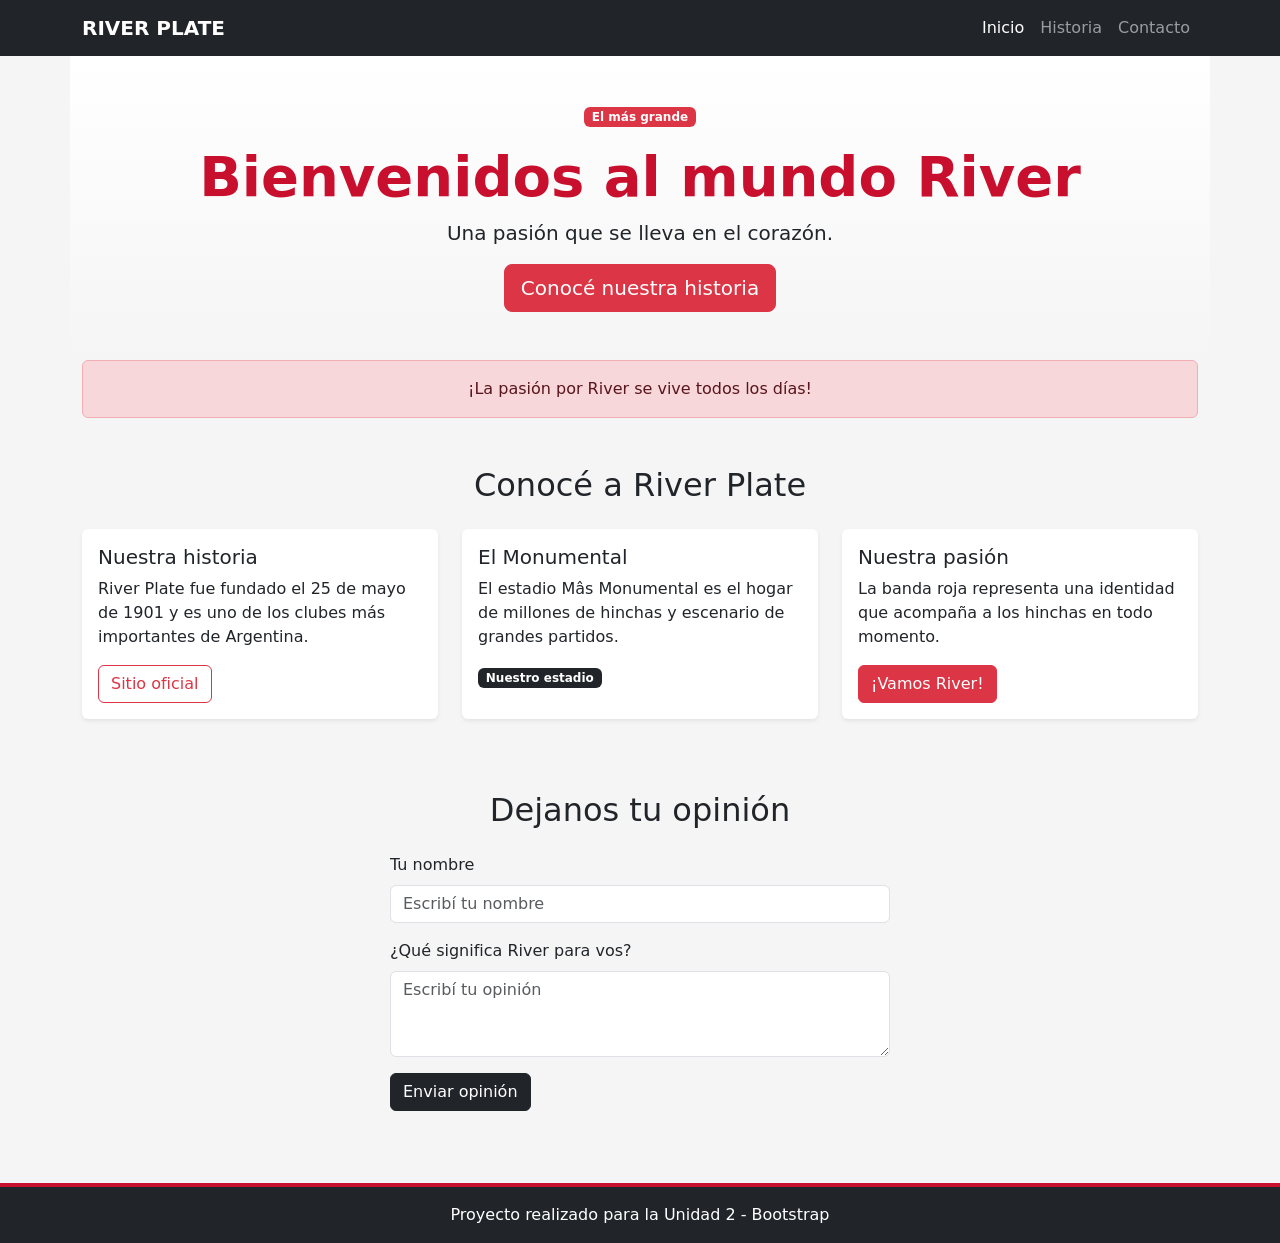
<file: Modulo 2/Clase2m2/index.html>
<!DOCTYPE html>
<html lang="es">
<head>
    <meta charset="UTF-8">
    <meta name="viewport" content="width=device-width, initial-scale=1.0">
    <title>River Plate | Mi página Bootstrap</title>

    <!-- Bootstrap CSS -->
    <link href="https://cdn.jsdelivr.net/npm/bootstrap@5.3.3/dist/css/bootstrap.min.css" rel="stylesheet">

    <!-- Mi CSS -->
    <link rel="stylesheet" href="style.css">
</head>
<body>

    <!-- Barra de navegación -->
    <nav class="navbar navbar-expand-lg navbar-dark bg-dark">
        <div class="container">
            <a class="navbar-brand fw-bold" href="#">RIVER PLATE</a>
            <button class="navbar-toggler" type="button" data-bs-toggle="collapse" data-bs-target="#menu">
                <span class="navbar-toggler-icon"></span>
            </button>

            <div class="collapse navbar-collapse" id="menu">
                <ul class="navbar-nav ms-auto">
                    <li class="nav-item">
                        <a class="nav-link active" href="#inicio">Inicio</a>
                    </li>
                    <li class="nav-item">
                        <a class="nav-link" href="#historia">Historia</a>
                    </li>
                    <li class="nav-item">
                        <a class="nav-link" href="#contacto">Contacto</a>
                    </li>
                </ul>
            </div>
        </div>
    </nav>

    <!-- Presentación -->
    <header id="inicio" class="container text-center py-5">
        <span class="badge text-bg-danger mb-3">El más grande</span>
        <h1 class="display-4 fw-bold">Bienvenidos al mundo River</h1>
        <p class="lead">Una pasión que se lleva en el corazón.</p>
        <a href="#historia" class="btn btn-danger btn-lg">Conocé nuestra historia</a>
    </header>

    <!-- Mensaje destacado -->
    <div class="container mb-4">
        <div class="alert alert-danger text-center" role="alert">
            ¡La pasión por River se vive todos los días!
        </div>
    </div>

    <!-- Tarjetas -->
    <main id="historia" class="container py-4">
        <h2 class="text-center mb-4">Conocé a River Plate</h2>

        <div class="row g-4">
            <div class="col-md-4">
                <div class="card h-100 shadow-sm">
                    <div class="card-body">
                        <h5 class="card-title">Nuestra historia</h5>
                        <p class="card-text">
                            River Plate fue fundado el 25 de mayo de 1901
                            y es uno de los clubes más importantes de Argentina.
                        </p>
                        <a href="https://www.cariverplate.com.ar/" class="btn btn-outline-danger" target="_blank" rel="noopener noreferrer">Sitio oficial</a>
                    </div>
                </div>
            </div>

            <div class="col-md-4">
                <div class="card h-100 shadow-sm">
                    <div class="card-body">
                        <h5 class="card-title">El Monumental</h5>
                        <p class="card-text">
                            El estadio Mâs Monumental es el hogar de millones
                            de hinchas y escenario de grandes partidos.
                        </p>
                        <span class="badge text-bg-dark">Nuestro estadio</span>
                    </div>
                </div>
            </div>

            <div class="col-md-4">
                <div class="card h-100 shadow-sm">
                    <div class="card-body">
                        <h5 class="card-title">Nuestra pasión</h5>
                        <p class="card-text">
                            La banda roja representa una identidad que
                            acompaña a los hinchas en todo momento.
                        </p>
                        <button class="btn btn-danger" type="button" data-bs-toggle="modal" data-bs-target="#modalRiver">
                            ¡Vamos River!
                        </button>
                    </div>
                </div>
            </div>
        </div>
    </main>

    <!-- Formulario -->
    <section id="contacto" class="container py-5">
        <h2 class="text-center mb-4">Dejanos tu opinión</h2>

        <form class="mx-auto" style="max-width: 500px;">
            <div class="mb-3">
                <label for="nombre" class="form-label">Tu nombre</label>
                <input type="text" class="form-control" id="nombre" placeholder="Escribí tu nombre">
            </div>

            <div class="mb-3">
                <label for="opinion" class="form-label">¿Qué significa River para vos?</label>
                <textarea class="form-control" id="opinion" rows="3" placeholder="Escribí tu opinión"></textarea>
            </div>

            <button type="button" class="btn btn-dark">Enviar opinión</button>
        </form>
    </section>

    <!-- Ventana modal -->
    <div class="modal fade" id="modalRiver" tabindex="-1" aria-labelledby="tituloModal" aria-hidden="true">
        <div class="modal-dialog modal-dialog-centered">
            <div class="modal-content">
                <div class="modal-header">
                    <h5 class="modal-title" id="tituloModal">¡Vamos River!</h5>
                    <button type="button" class="btn-close" data-bs-dismiss="modal" aria-label="Cerrar"></button>
                </div>
                <div class="modal-body">
                    Ser de River es una pasión que pasa de generación en generación.
                </div>
                <div class="modal-footer">
                    <button type="button" class="btn btn-danger" data-bs-dismiss="modal">Cerrar</button>
                </div>
            </div>
        </div>
    </div>

    <!-- Pie de página -->
    <footer class="bg-dark text-white text-center py-3 mt-4">
        <p class="mb-0">Proyecto realizado para la Unidad 2 - Bootstrap</p>
    </footer>

    <!-- Bootstrap JavaScript -->
    <script src="https://cdn.jsdelivr.net/npm/bootstrap@5.3.3/dist/js/bootstrap.bundle.min.js"></script>
</body>
</html>
</file>
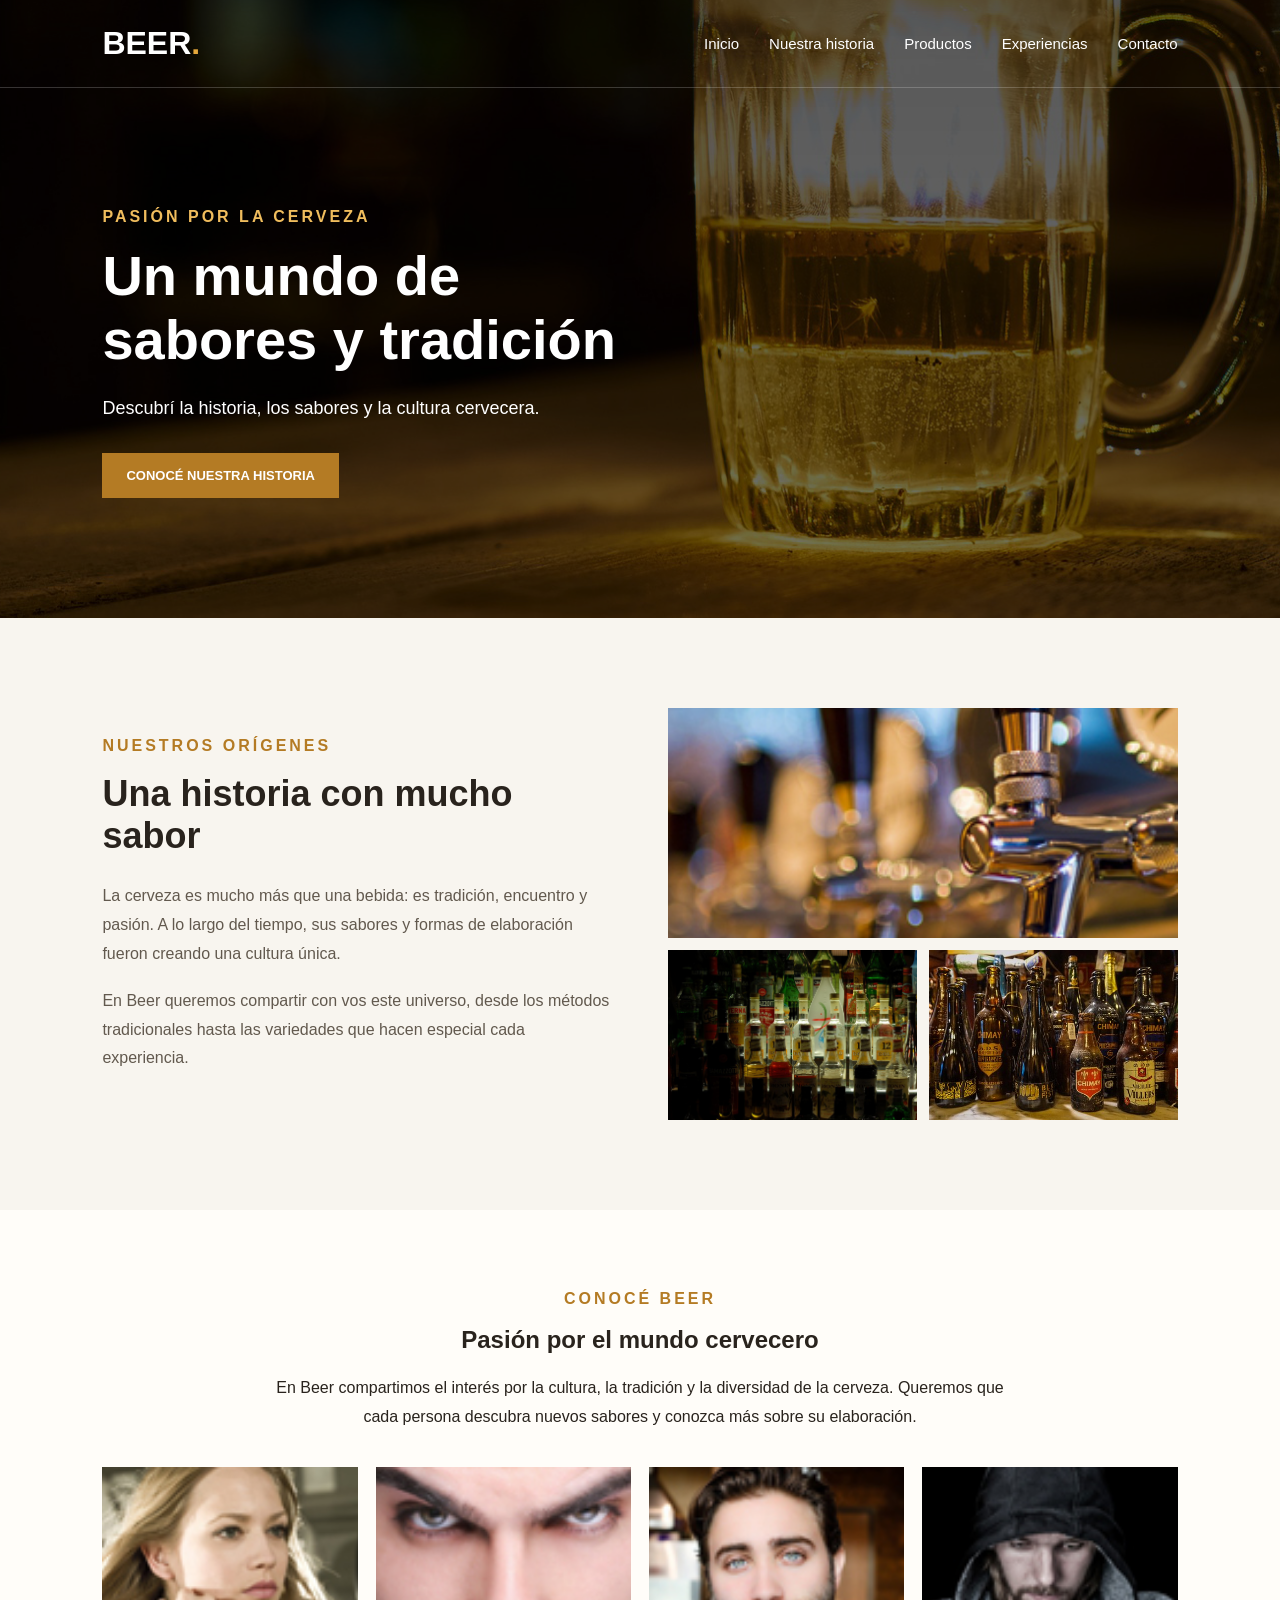
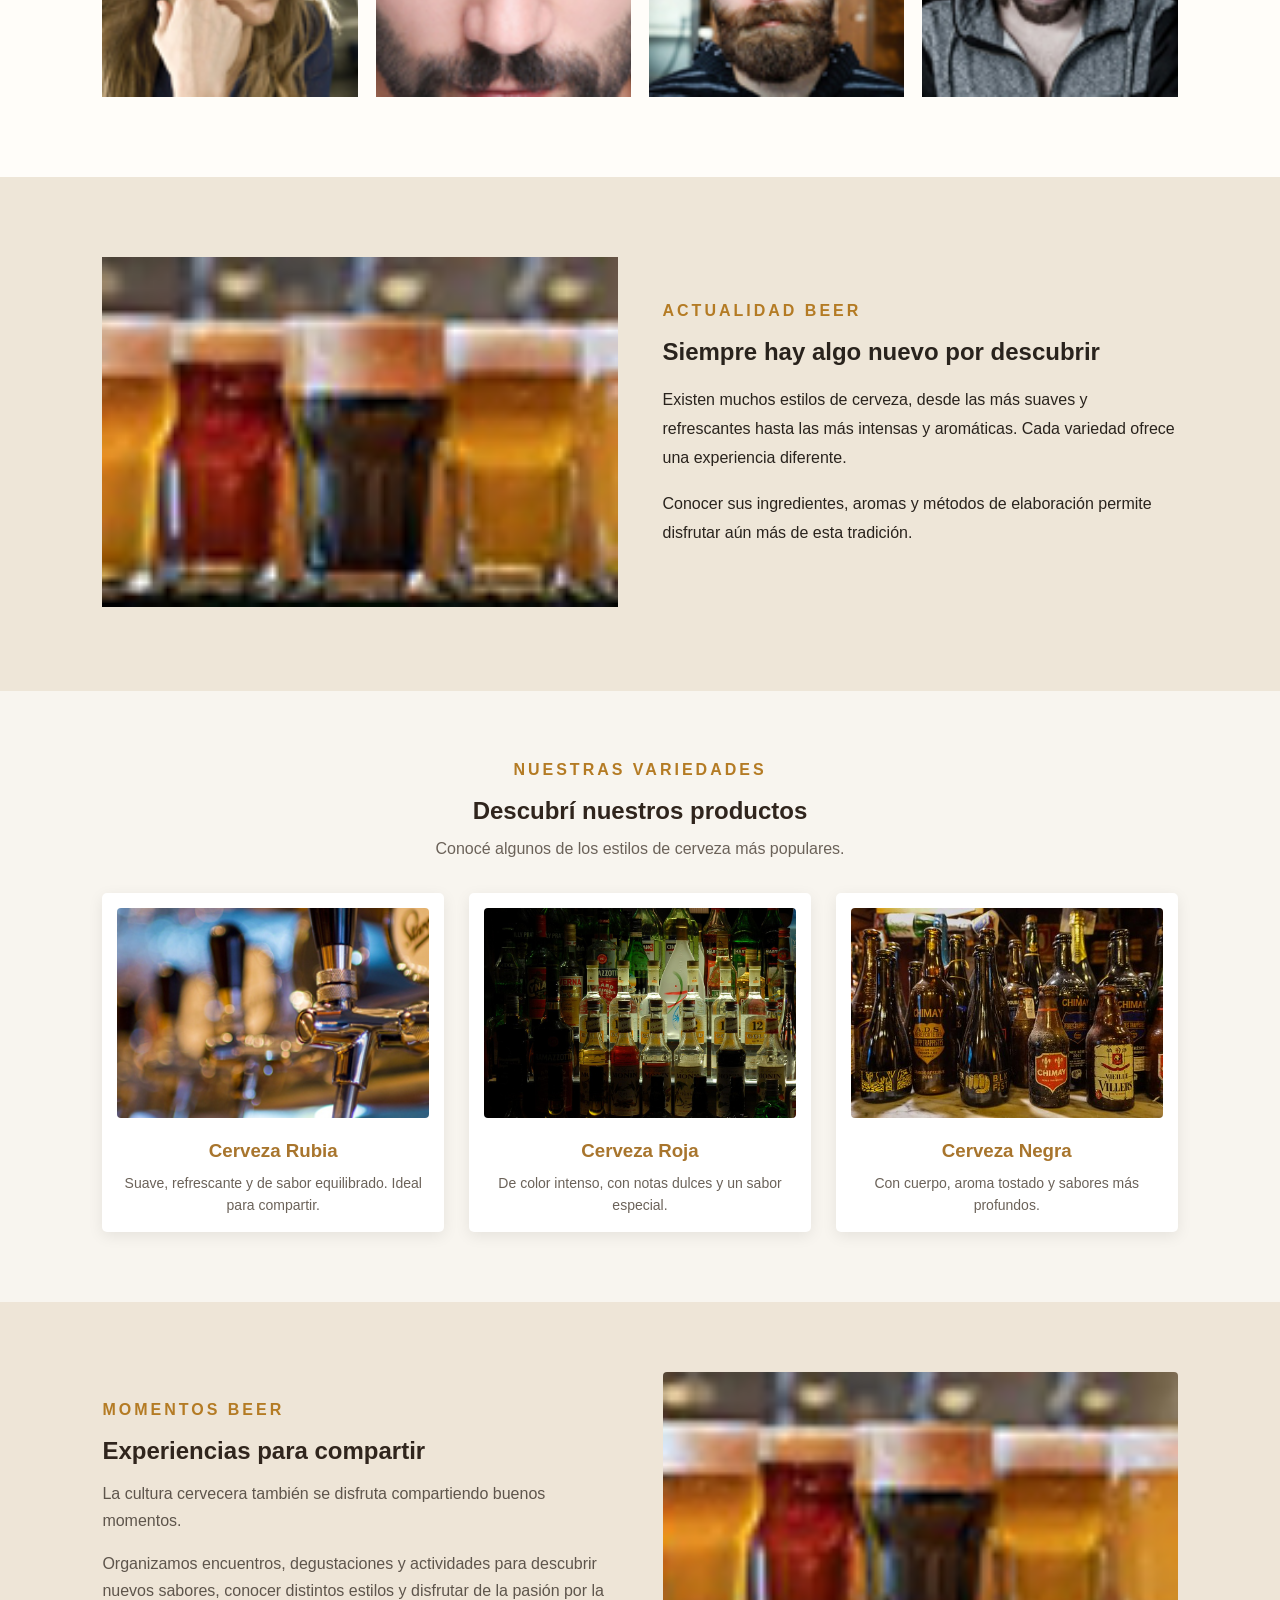
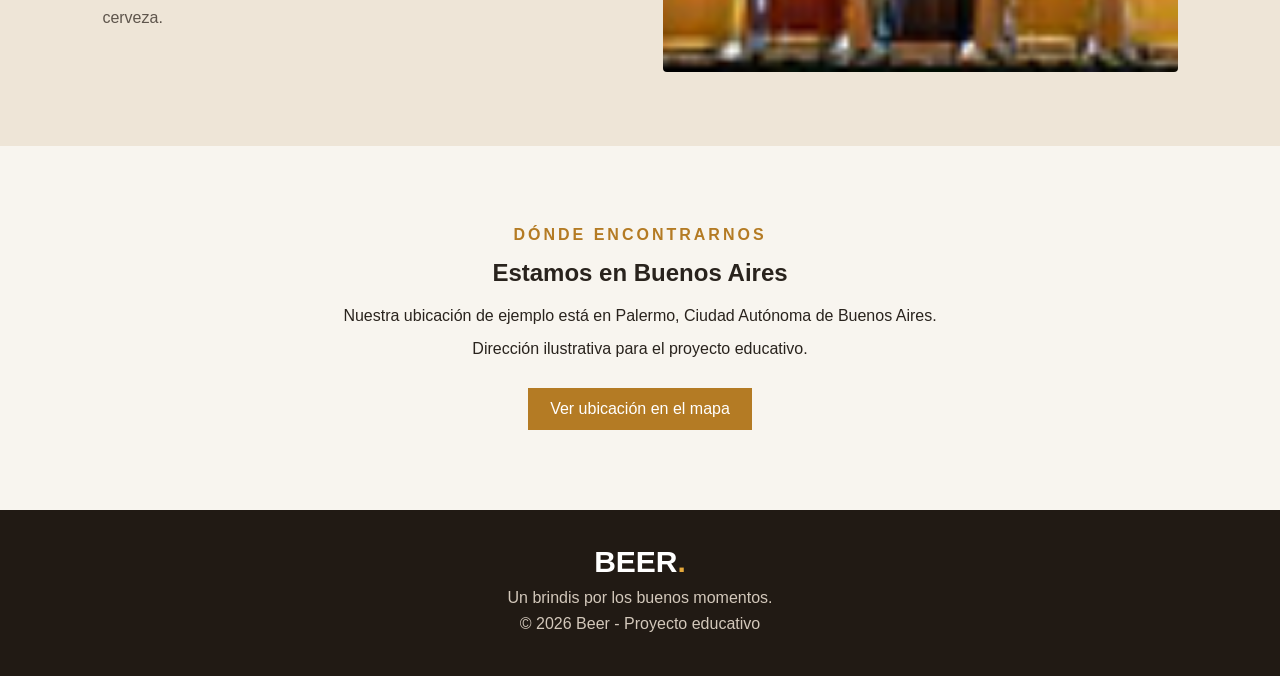
<file: Modulo 2/Clase3m2/index.html>
<!DOCTYPE html>
<html lang="es">
<head>
    <meta charset="UTF-8">
    <meta name="viewport" content="width=device-width, initial-scale=1.0">
    <title>Beer | Mundo Cervecero</title>
    <link rel="stylesheet" href="css/estilos.css">
</head>
<body>

    <!-- SECCION 1: INICIO -->
    <header class="portada" id="inicio">
        <nav class="menu">
            <a href="#inicio" class="logo">BEER<span>.</span></a>

            <ul>
                <ul>
    <li><a href="#inicio">Inicio</a></li>
    <li><a href="#historia">Nuestra historia</a></li>
    <li><a href="#productos">Productos</a></li>
    <li><a href="#experiencias">Experiencias</a></li>
    <li><a href="#contacto">Contacto</a></li>
</ul>
        </nav>

        <div class="portada-contenido">
            <p class="subtitulo">PASIÓN POR LA CERVEZA</p>
            <h1>Un mundo de<br>sabores y tradición</h1>
            <p>Descubrí la historia, los sabores y la cultura cervecera.</p>
            <a href="#historia" class="boton">CONOCÉ NUESTRA HISTORIA</a>
        </div>
    </header>

    <!-- SECCION 2: HISTORIA -->
    <section class="historia" id="historia">
        <div class="historia-texto">
            <p class="subtitulo">NUESTROS ORÍGENES</p>
            <h2>Una historia con mucho sabor</h2>
            <p>
                La cerveza es mucho más que una bebida:
                es tradición, encuentro y pasión.
                A lo largo del tiempo, sus sabores y formas
                de elaboración fueron creando una cultura única.
            </p>
            <p>
                En Beer queremos compartir con vos este universo,
                desde los métodos tradicionales hasta las
                variedades que hacen especial cada experiencia.
            </p>
        </div>

        <div class="historia-imagenes">
            <img src="img/historia_1.jpg" alt="Canillas de cerveza">
            <img src="img/historia_2.jpg" alt="Variedad de bebidas">
            <img src="img/historia_3.jpg" alt="Botellas de cerveza">
        </div>
    </section> 
   
    <!-- NUEVA SECCION: NOSOTROS -->
    <section class="nosotros" id="nosotros">
        <p class="subtitulo">CONOCÉ BEER</p>
        <h2>Pasión por el mundo cervecero</h2>
        <p>
            En Beer compartimos el interés por la cultura,
            la tradición y la diversidad de la cerveza.
            Queremos que cada persona descubra nuevos sabores
            y conozca más sobre su elaboración.
        </p>

        <div class="galeria">
            <img src="img/nosotros01.jpg" alt="Nuestro espacio">
            <img src="img/nosotros02.jpg" alt="Experiencia cervecera">
            <img src="img/nosotros03.jpg" alt="Variedad de cervezas">
            <img src="img/nosotros04.jpg" alt="Momentos para compartir">
        </div>
    </section>

    <!-- NUEVA SECCION: NOVEDADES -->
    <section class="novedades" id="novedades">
        <div class="novedades-imagen">
            <img src="img/novedades01.jpg" alt="Novedades cerveceras">
        </div>

        <div class="novedades-texto">
            <p class="subtitulo">ACTUALIDAD BEER</p>
            <h2>Siempre hay algo nuevo por descubrir</h2>
            <p>
                Existen muchos estilos de cerveza, desde las más
                suaves y refrescantes hasta las más intensas y
                aromáticas. Cada variedad ofrece una experiencia
                diferente.
            </p>
            <p>
                Conocer sus ingredientes, aromas y métodos de
                elaboración permite disfrutar aún más de esta
                tradición.
            </p>
        </div>
    </section>
<!-- NUEVA SECCION: PRODUCTOS -->
<section class="productos" id="productos">
    <p class="subtitulo">NUESTRAS VARIEDADES</p>
    <h2>Descubrí nuestros productos</h2>
    <p>Conocé algunos de los estilos de cerveza más populares.</p>

    <div class="productos-galeria">
        <article class="producto">
            <img src="img/historia_1.jpg" alt="Cerveza rubia">
            <h3>Cerveza Rubia</h3>
            <p>Suave, refrescante y de sabor equilibrado. Ideal para compartir.</p>
        </article>

        <article class="producto">
            <img src="img/historia_2.jpg" alt="Cerveza roja">
            <h3>Cerveza Roja</h3>
            <p>De color intenso, con notas dulces y un sabor especial.</p>
        </article>

        <article class="producto">
            <img src="img/historia_3.jpg" alt="Cerveza negra">
            <h3>Cerveza Negra</h3>
            <p>Con cuerpo, aroma tostado y sabores más profundos.</p>
        </article>
    </div>
</section>

<!-- NUEVA SECCION: EXPERIENCIAS -->
<section class="experiencias" id="experiencias">
    <div class="experiencias-texto">
        <p class="subtitulo">MOMENTOS BEER</p>
        <h2>Experiencias para compartir</h2>
        <p>
            La cultura cervecera también se disfruta
            compartiendo buenos momentos.
        </p>
        <p>
            Organizamos encuentros, degustaciones y
            actividades para descubrir nuevos sabores,
            conocer distintos estilos y disfrutar
            de la pasión por la cerveza.
        </p>
    </div>

    <div class="experiencias-imagen">
        <img src="img/novedades01.jpg" alt="Experiencia de degustación">
    </div>
</section>
    <!-- NUEVA SECCION: UBICACION -->
    <section class="ubicacion" id="ubicacion">
        <p class="subtitulo">DÓNDE ENCONTRARNOS</p>
        <h2>Estamos en Buenos Aires</h2>
        <p>
            Nuestra ubicación de ejemplo está en Palermo,
            Ciudad Autónoma de Buenos Aires.
        </p>
        <p>
            Dirección ilustrativa para el proyecto educativo.
        </p>
        <a href="https://www.google.com/maps/search/?api=1&query=Palermo+Buenos+Aires"
           target="_blank" rel="noopener noreferrer">
            Ver ubicación en el mapa
        </a>
    </section>
        
    <footer id="contacto">
        <h2>BEER<span>.</span></h2>
        <p>Un brindis por los buenos momentos.</p>
        <p>&copy; 2026 Beer - Proyecto educativo</p>
    </footer>

</body>
</html>
</file>
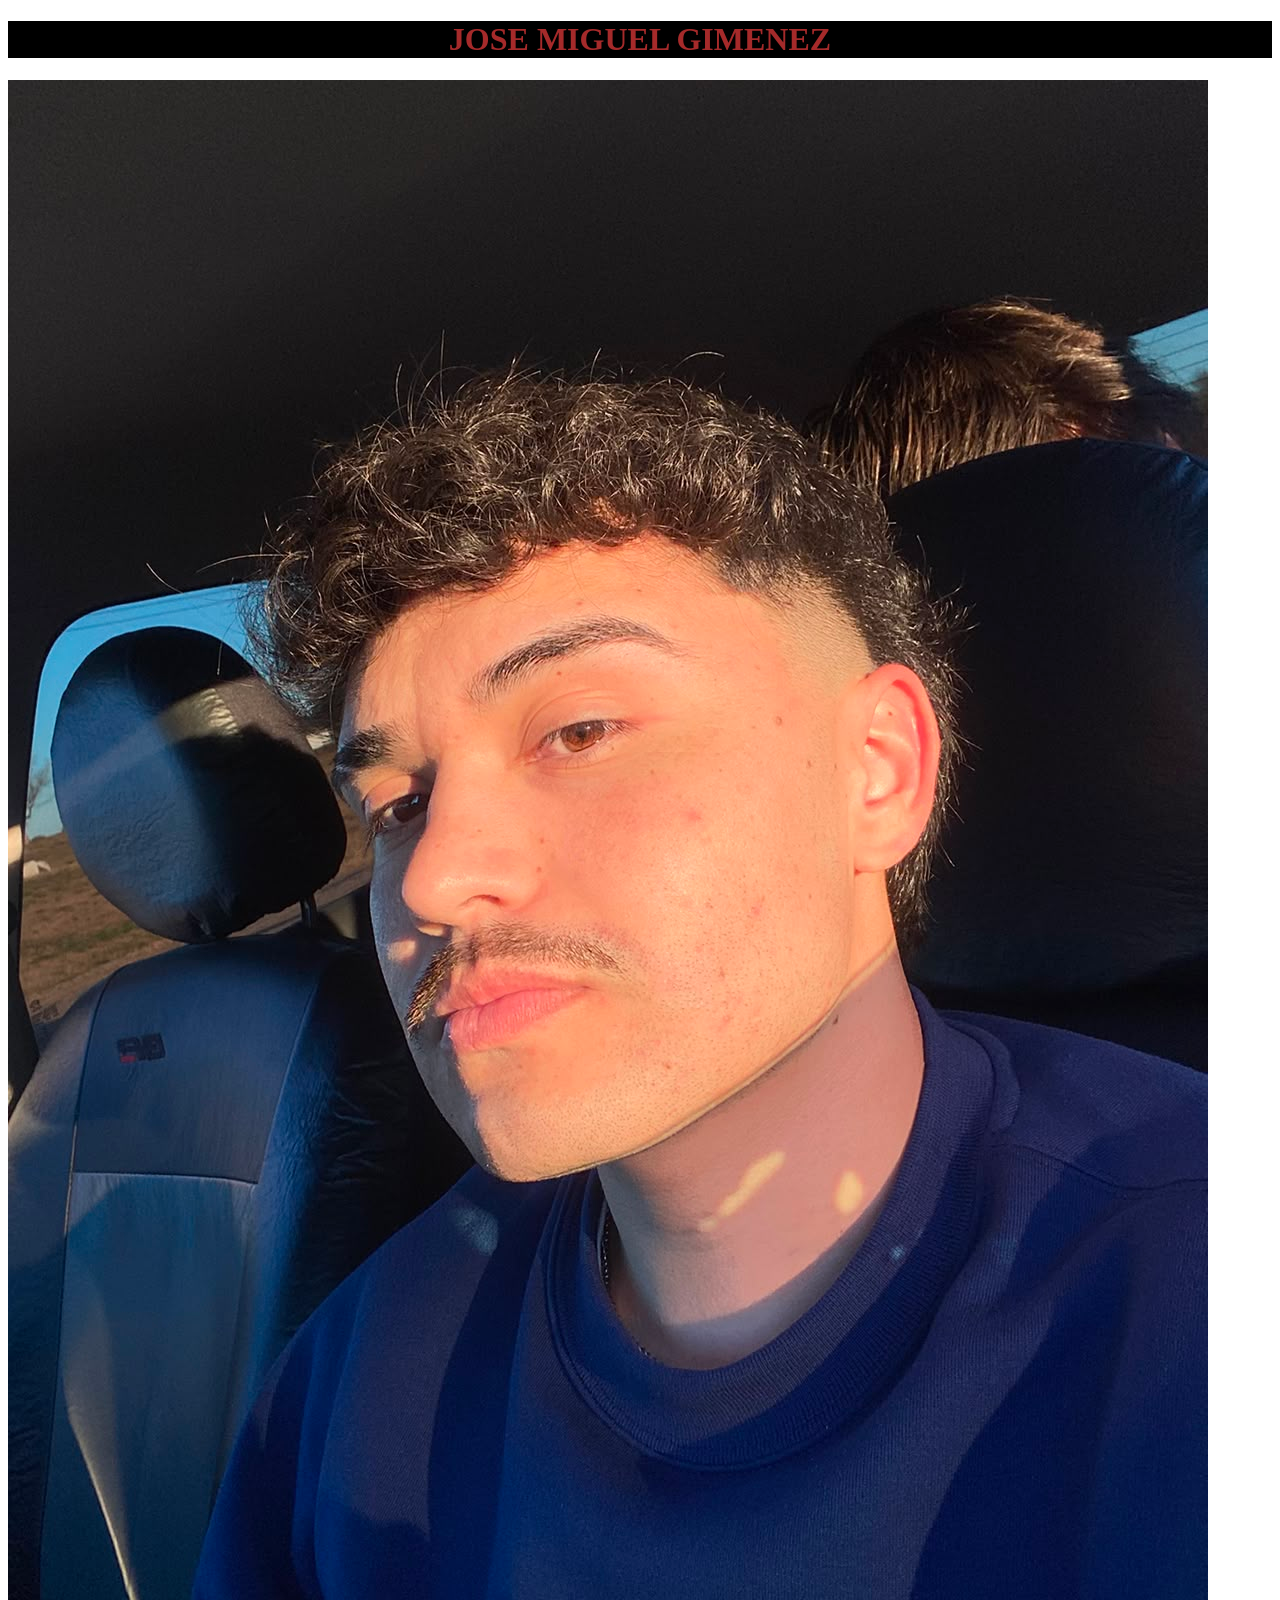
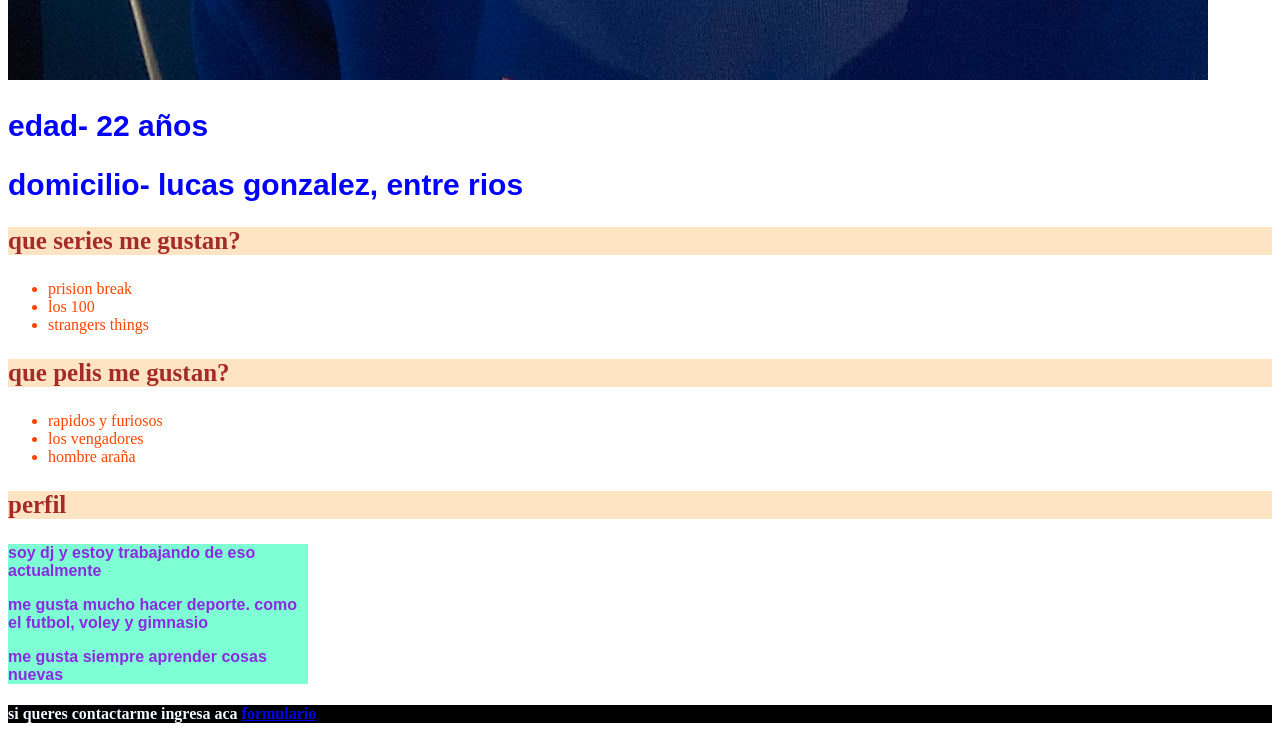
<file: Clase3/ejercicio.html>
<!DOCTYPE html>
<html lang="en">
<head>
    <meta charset="UTF-8">
    <meta name="viewport" content="width=device-width, initial-scale=1.0">
    <title>Document</title>
    <link rel="stylesheet" href="estilos.css">
</head>
<body>
     <h1>jose miguel gimenez</h1>
    <img src="josemi.jpeg" alt="foto de perfil" srcset="">
     <h2>edad- 22 años</h2>
     <h2>domicilio- lucas gonzalez, entre rios</h2>
     <h3>que series me gustan?</h3>
    <ul>
        <li>prision break</li>
        <li>los 100</li>
        <li>strangers things</li>
    </ul>
    <h3>que pelis me gustan?</h3>
    <ul>
       <li>rapidos y furiosos</li>
       <li>los vengadores</li>
       <li>hombre araña</li>
    </ul>
   <h3>perfil</h3>
   <div id="caja">
   <p>soy dj y estoy trabajando de eso actualmente</p>
   <p>me gusta mucho hacer deporte. como el futbol, voley y gimnasio</p>
   <p>me gusta siempre aprender cosas nuevas</p>
 </div>
<h4>si queres contactarme ingresa aca <a href="https://docs.google.com/" target="_blank">formulario</a></h4>

</body>
</html>
    
</body>
</html>
</file>
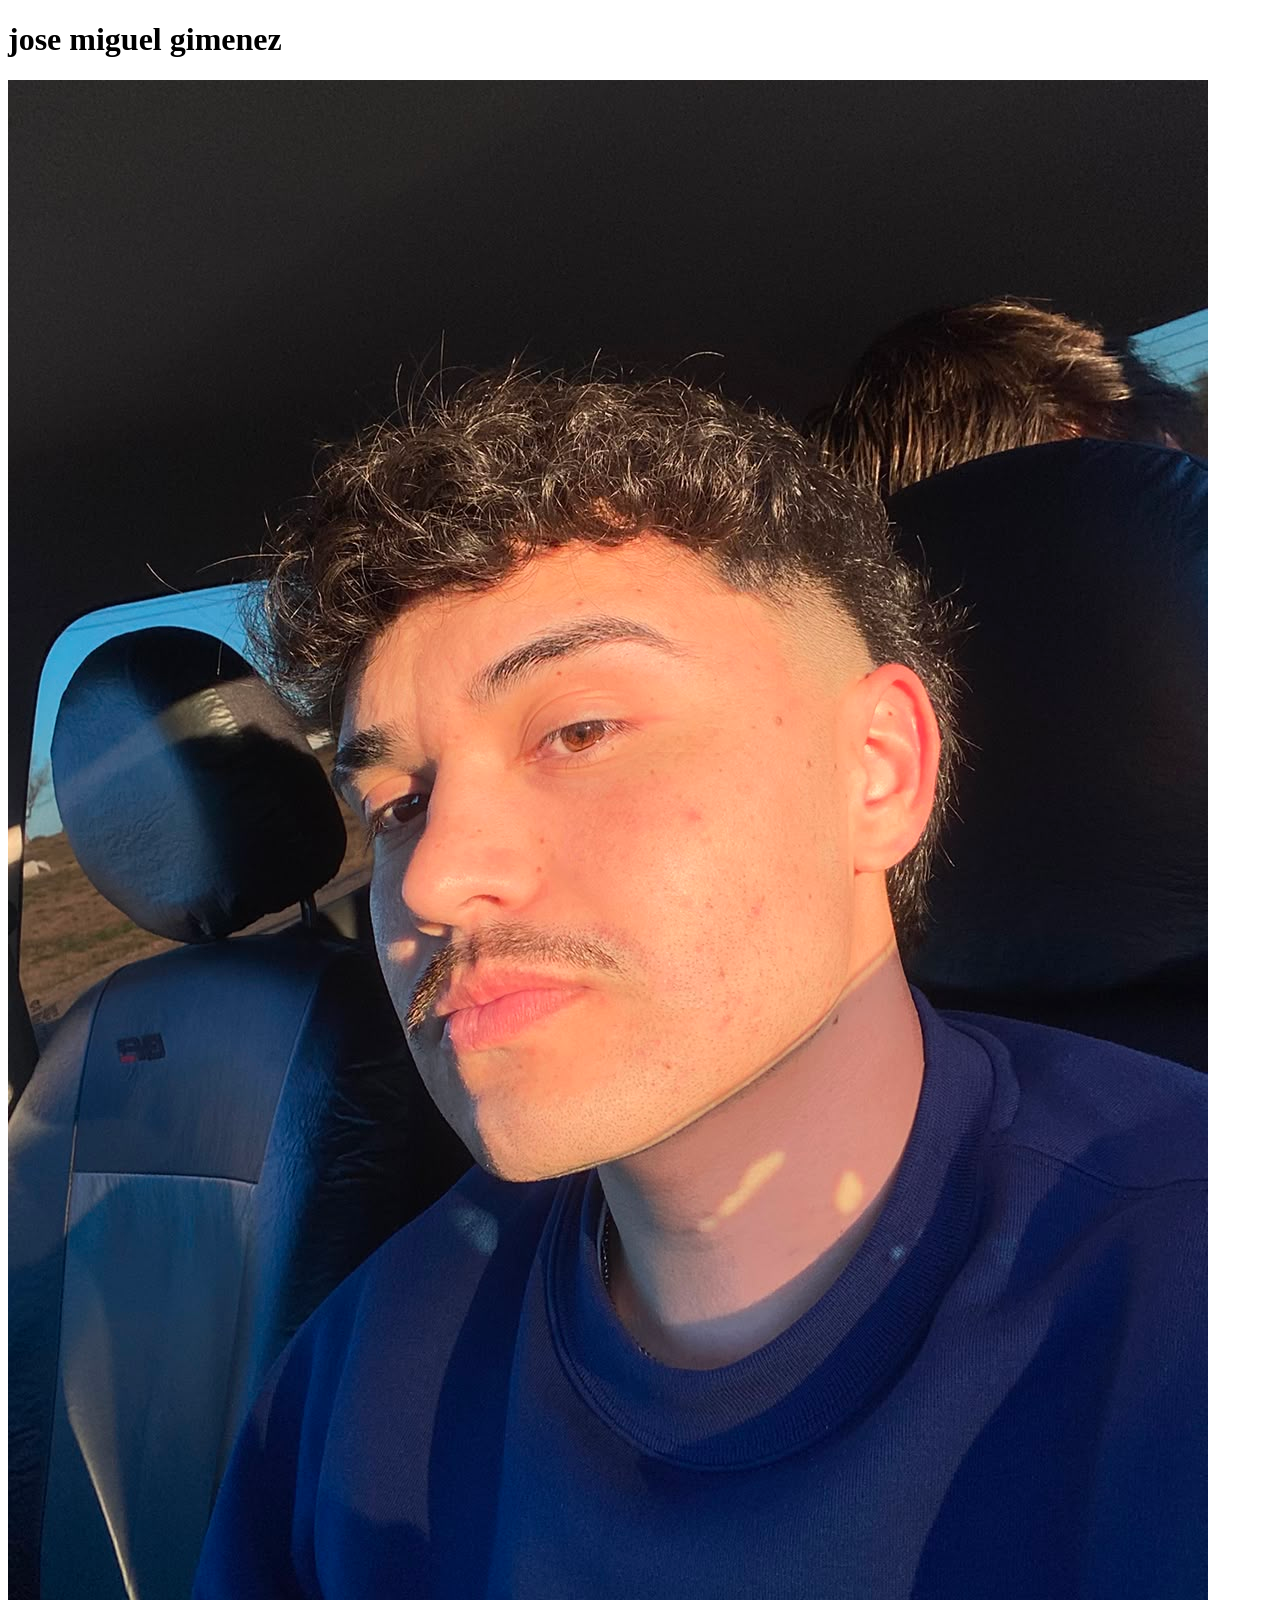
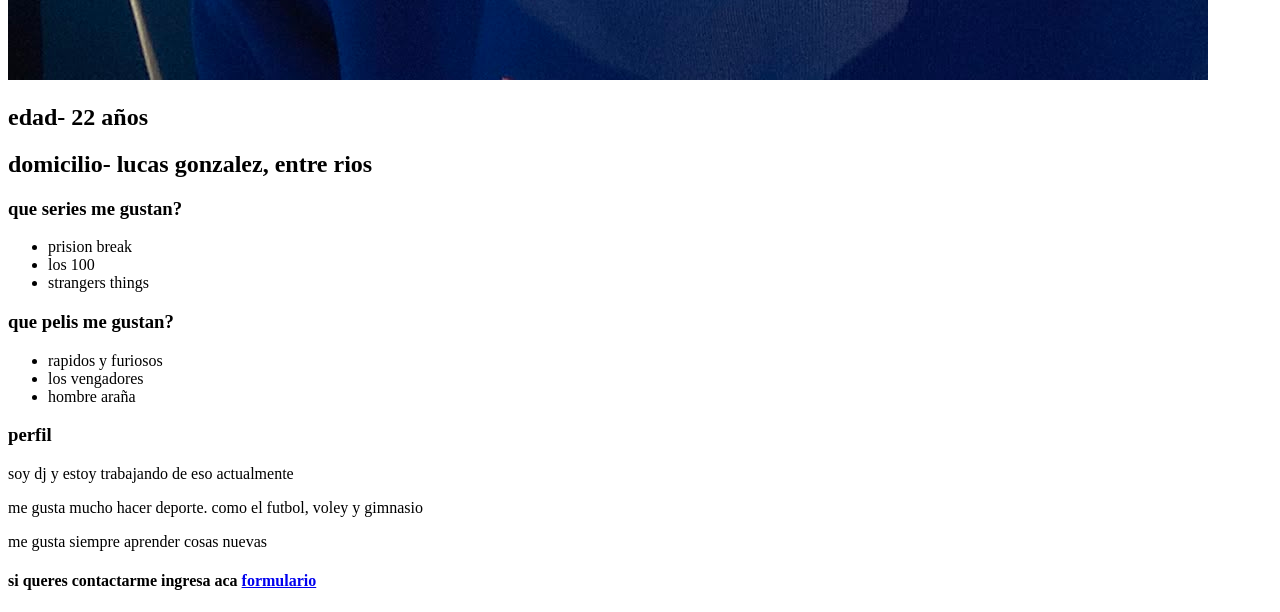
<file: Clase2/img/ejercicio.html>
<!DOCTYPE html>
<html lang="es">
<head>
    <meta charset="UTF-8">
    <meta name="viewport" content="width=device-width, initial-scale=1.0">
    <title>curriculum vitae</title>
    
</head>
<body>
    <h1>jose miguel gimenez</h1>
    <img src="josemi.jpeg" alt="foto de perfil" srcset="">
     <h2>edad- 22 años</h2>
     <h2>domicilio- lucas gonzalez, entre rios</h2>
     <h3>que series me gustan?</h3>
    <ul>
        <li>prision break</li>
        <li>los 100</li>
        <li>strangers things</li>
    </ul>
    <h3>que pelis me gustan?</h3>
    <ul>
       <li>rapidos y furiosos</li>
       <li>los vengadores</li>
       <li>hombre araña</li>
    </ul>
   <h3>perfil</h3>
   <p>soy dj y estoy trabajando de eso actualmente</p>
   <p>me gusta mucho hacer deporte. como el futbol, voley y gimnasio</p>
   <p>me gusta siempre aprender cosas nuevas</p>
<h4>si queres contactarme ingresa aca <a href="https://docs.google.com/" target="_blank">formulario</a></h4>

</body>
</html>
</file>
<file: Modulo 2/Clase2m2/style.css>
body {
    background-color: #f5f5f5;
    color: #212529;
}

header {
    background: linear-gradient(to bottom, #ffffff, #f5f5f5);
}

header h1 {
    color: #c8102e;
}

.card {
    border: none;
    transition: transform 0.2s ease;
}

.card:hover {
    transform: translateY(-5px);
}

section {
    scroll-margin-top: 20px;
}

footer {
    border-top: 4px solid #c8102e;
}
</file>
<file: Modulo 2/Clase3m2/css/estilos.css>
* {
    margin: 0;
    padding: 0;
    box-sizing: border-box;
}

html {
    scroll-behavior: smooth;
}

body {
    font-family: Arial, sans-serif;
    color: #29231d;
    background-color: #f8f5ef;
}

.portada {
    min-height: 600px;
    background:
        linear-gradient(rgba(0, 0, 0, 0.65),
        rgba(0, 0, 0, 0.55)),
        url("../img/header.jpg") center/cover no-repeat;
    color: white;
}

.menu {
    display: flex;
    justify-content: space-between;
    align-items: center;
    padding: 25px 8%;
    border-bottom: 1px solid rgba(255, 255, 255, 0.2);
}

.logo {
    font-size: 32px;
    font-weight: bold;
    color: white;
    text-decoration: none;
}

.logo span,
footer span {
    color: #e5a83b;
}

.menu ul {
    display: flex;
    gap: 30px;
    list-style: none;
}

.menu ul a {
    color: white;
    text-decoration: none;
    font-size: 15px;
}

.menu ul a:hover {
    color: #e5a83b;
}

.portada-contenido {
    padding: 120px 8%;
    max-width: 850px;
}

.subtitulo {
    color: #b47b24;
    font-weight: bold;
    letter-spacing: 3px;
    margin-bottom: 18px;
}

.portada .subtitulo {
    color: #f0bd5d;
}

.portada h1 {
    font-size: 56px;
    line-height: 1.15;
    margin-bottom: 20px;
}

.portada-contenido > p:not(.subtitulo) {
    font-size: 18px;
    line-height: 1.7;
    margin-bottom: 30px;
}

.boton {
    display: inline-block;
    background-color: #b47b24;
    color: white;
    padding: 15px 24px;
    text-decoration: none;
    font-weight: bold;
    font-size: 13px;
}

.boton:hover {
    background-color: #8b5c16;
}

.historia {
    padding: 90px 8%;
    display: flex;
    align-items: center;
    gap: 55px;
}

.historia-texto {
    flex: 1;
}

.historia h2 {
    font-size: 36px;
    margin-bottom: 25px;
}

.historia-texto p:not(.subtitulo) {
    line-height: 1.8;
    margin-bottom: 18px;
    color: #62594e;
}

.historia-imagenes {
    flex: 1;
    display: grid;
    grid-template-columns: 1fr 1fr;
    gap: 12px;
}

.historia-imagenes img {
    width: 100%;
    height: 170px;
    object-fit: cover;
}

.historia-imagenes img:first-child {
    grid-column: span 2;
    height: 230px;
}

footer {
    background-color: #211a14;
    color: white;
    text-align: center;
    padding: 35px 20px;
}

footer h2 {
    font-size: 30px;
    margin-bottom: 10px;
}

footer p {
    margin: 8px 0;
    color: #d3c8bb;
}

@media (max-width: 768px) {
    .menu {
        flex-direction: column;
        gap: 20px;
    }

    .menu ul {
        gap: 15px;
        flex-wrap: wrap;
        justify-content: center;
    }

    .portada-contenido {
        padding: 100px 7%;
    }

    .portada h1 {
        font-size: 40px;
    }

    .historia {
        flex-direction: column;
        padding: 60px 7%;
    }

    .historia-imagenes {
        width: 100%;
    }
}

/* NUEVA SECCION: NOSOTROS */
.nosotros {
    padding: 80px 8%;
    text-align: center;
    background: #fffdf9;
}

.nosotros h2,
.novedades h2,
.ubicacion h2 {
    margin-bottom: 20px;
}

.nosotros > p:not(.subtitulo) {
    max-width: 750px;
    margin: 0 auto 30px;
    line-height: 1.8;
}

.galeria {
    display: grid;
    grid-template-columns: repeat(4, 1fr);
    gap: 18px;
    margin-top: 35px;
}

.galeria img {
    width: 100%;
    height: 230px;
    object-fit: cover;
}

/* NUEVA SECCION: NOVEDADES */
.novedades {
    display: flex;
    align-items: center;
    gap: 45px;
    padding: 80px 8%;
    background: #eee6d8;
}

.novedades-imagen,
.novedades-texto {
    flex: 1;
    min-width: 0;
}

.novedades-imagen img {
    width: 100%;
    height: 350px;
    object-fit: cover;
}

.novedades-texto p:not(.subtitulo) {
    margin-bottom: 18px;
    line-height: 1.8;
}

/* NUEVA SECCION: UBICACION */
.ubicacion {
    padding: 80px 8%;
    text-align: center;
    background: #f8f5ef;
}

.ubicacion p {
    margin-bottom: 15px;
}

.ubicacion a {
    display: inline-block;
    margin-top: 15px;
    padding: 12px 22px;
    background: #b47b24;
    color: white;
    text-decoration: none;
}

.ubicacion a:hover {
    background: #805216;
}

/* ADAPTACION A CELULARES */
@media (max-width: 768px) {
    .galeria {
        grid-template-columns: repeat(2, 1fr);
    }

    .novedades {
        flex-direction: column;
    }

    .novedades-imagen,
    .novedades-texto {
        width: 100%;
    }
}

@media (max-width: 480px) {
    .galeria {
        grid-template-columns: 1fr;
    }
}

/* ==============================
   ANIMACIONES PARA BEER
   ============================== */

/* 1. Aparicion suave de la portada */
@keyframes aparecer {
    from {
        opacity: 0;
        transform: translateY(25px);
    }
    to {
        opacity: 1;
        transform: translateY(0);
    }
}

.portada-contenido {
    animation: aparecer 1.2s ease-out both;
}

.menu {
    animation: aparecer 0.8s ease-out both;
}

/* 2. Efecto en las imagenes */
.historia-imagenes img,
.galeria img,
.novedades-imagen img {
    transition: transform 0.4s ease, filter 0.4s ease;
}

.historia-imagenes img:hover,
.galeria img:hover,
.novedades-imagen img:hover {
    transform: scale(1.04);
    filter: brightness(1.08);
}

/* 3. Botones animados */
.boton,
.ubicacion a {
    transition: transform 0.3s ease,
                background-color 0.3s ease,
                box-shadow 0.3s ease;
}

.boton:hover,
.ubicacion a:hover {
    transform: translateY(-4px);
    box-shadow: 0 8px 18px rgba(0, 0, 0, 0.2);
}

/* 4. Tarjetas con movimiento */
.tarjeta {
    transition: transform 0.3s ease,
                box-shadow 0.3s ease;
}

.tarjeta:hover {
    transform: translateY(-8px);
    box-shadow: 0 12px 24px rgba(0, 0, 0, 0.12);
}

/* 5. Logo con efecto */
.logo {
    transition: color 0.3s ease,
                letter-spacing 0.3s ease;
}

.logo:hover {
    letter-spacing: 4px;
}

/* 6. Desplazamiento suave entre secciones */
html {
    scroll-behavior: smooth;
}

/* 7. Respeta a quienes prefieren menos movimiento */
@media (prefers-reduced-motion: reduce) {
    *,
    *::before,
    *::after {
        animation-duration: 0.01ms !important;
        animation-iteration-count: 1 !important;
        scroll-behavior: auto !important;
        transition-duration: 0.01ms !important;
    }
}

/* NUEVA SECCION: NOSOTROS */
.nosotros {
    padding: 80px 8%;
    text-align: center;
    background: #fffdf9;
}

.nosotros h2,
.novedades h2,
.ubicacion h2 {
    margin-bottom: 20px;
}

.nosotros > p:not(.subtitulo) {
    max-width: 750px;
    margin: 0 auto 30px;
    line-height: 1.8;
}

.galeria {
    display: grid;
    grid-template-columns: repeat(4, 1fr);
    gap: 18px;
    margin-top: 35px;
}

.galeria img {
    width: 100%;
    height: 230px;
    object-fit: cover;
}

/* NUEVA SECCION: NOVEDADES */
.novedades {
    display: flex;
    align-items: center;
    gap: 45px;
    padding: 80px 8%;
    background: #eee6d8;
}

.novedades-imagen,
.novedades-texto {
    flex: 1;
    min-width: 0;
}

.novedades-imagen img {
    width: 100%;
    height: 350px;
    object-fit: cover;
}

.novedades-texto p:not(.subtitulo) {
    margin-bottom: 18px;
    line-height: 1.8;
}

/* NUEVA SECCION: UBICACION */
.ubicacion {
    padding: 80px 8%;
    text-align: center;
    background: #f8f5ef;
}

.ubicacion p {
    margin-bottom: 15px;
}

.ubicacion a {
    display: inline-block;
    margin-top: 15px;
    padding: 12px 22px;
    background: #b47b24;
    color: white;
    text-decoration: none;
}

.ubicacion a:hover {
    background: #805216;
}

/* ADAPTACION A CELULARES */
@media (max-width: 768px) {
    .galeria {
        grid-template-columns: repeat(2, 1fr);
    }

    .novedades {
        flex-direction: column;
    }

    .novedades-imagen,
    .novedades-texto {
        width: 100%;
    }
}

@media (max-width: 480px) {
    .galeria {
        grid-template-columns: 1fr;
    }
}

/* ==============================
   ANIMACIONES PARA BEER
   ============================== */

/* 1. Aparicion suave de la portada */
@keyframes aparecer {
    from {
        opacity: 0;
        transform: translateY(25px);
    }
    to {
        opacity: 1;
        transform: translateY(0);
    }
}

.portada-contenido {
    animation: aparecer 1.2s ease-out both;
}

.menu {
    animation: aparecer 0.8s ease-out both;
}

/* 2. Efecto en las imagenes */
.historia-imagenes img,
.galeria img,
.novedades-imagen img {
    transition: transform 0.4s ease, filter 0.4s ease;
}

.historia-imagenes img:hover,
.galeria img:hover,
.novedades-imagen img:hover {
    transform: scale(1.04);
    filter: brightness(1.08);
}

/* 3. Botones animados */
.boton,
.ubicacion a {
    transition: transform 0.3s ease,
                background-color 0.3s ease,
                box-shadow 0.3s ease;
}

.boton:hover,
.ubicacion a:hover {
    transform: translateY(-4px);
    box-shadow: 0 8px 18px rgba(0, 0, 0, 0.2);
}

/* 4. Tarjetas con movimiento */
.tarjeta {
    transition: transform 0.3s ease,
                box-shadow 0.3s ease;
}

.tarjeta:hover {
    transform: translateY(-8px);
    box-shadow: 0 12px 24px rgba(0, 0, 0, 0.12);
}

/* 5. Logo con efecto */
.logo {
    transition: color 0.3s ease,
                letter-spacing 0.3s ease;
}

.logo:hover {
    letter-spacing: 4px;
}

/* 6. Desplazamiento suave entre secciones */
html {
    scroll-behavior: smooth;
}

/* 7. Respeta a quienes prefieren menos movimiento */
@media (prefers-reduced-motion: reduce) {
    *,
    *::before,
    *::after {
        animation-duration: 0.01ms !important;
        animation-iteration-count: 1 !important;
        scroll-behavior: auto !important;
        transition-duration: 0.01ms !important;
    }
}
/* NUEVA SECCION: PRODUCTOS*/

.productos {
    padding: 70px 8%;
    text-align: center;
    background-color: #f8f5ef;
}

.productos h2,
.experiencias h2 {
    color: #30251d;
    margin-bottom: 15px;
}

.productos > p:not(.subtitulo) {
    color: #6b6259;
    margin-bottom: 35px;
}

.productos-galeria {
    display: grid;
    grid-template-columns: repeat(3, 1fr);
    gap: 25px;
    margin-top: 35px;
}

.producto {
    background-color: #fff;
    padding: 15px;
    border-radius: 5px;
    box-shadow: 0 4px 15px rgba(0, 0, 0, 0.08);
    transition: transform 0.3s ease;
}

.producto:hover {
    transform: translateY(-8px);
}

.producto img {
    width: 100%;
    height: 210px;
    object-fit: cover;
    border-radius: 4px;
}

.producto h3 {
    color: #a8752d;
    margin: 18px 0 10px;
}

.producto p {
    color: #6b6259;
    line-height: 1.6;
    font-size: 14px;
}


/*NUEVA SECCION: EXPERIENCIAS*/

.experiencias {
    padding: 70px 8%;
    background-color: #eee5d7;
    display: flex;
    align-items: center;
    justify-content: space-between;
    gap: 45px;
}

.experiencias-texto {
    flex: 1;
}

.experiencias-texto p:not(.subtitulo) {
    color: #5e554c;
    line-height: 1.7;
    margin-bottom: 15px;
}

.experiencias-imagen {
    flex: 1;
}

.experiencias-imagen img {
    width: 100%;
    height: 300px;
    object-fit: cover;
    border-radius: 4px;
}


/* ADAPTACION PARA CELULARES */

@media (max-width: 768px) {
    .productos-galeria {
        grid-template-columns: 1fr;
    }

    .experiencias {
        flex-direction: column;
    }

    .experiencias-imagen {
        width: 100%;
    }

    .menu ul {
        gap: 10px;
        flex-wrap: wrap;
    }
}
</file>
<file: Clase3/estilos.css>
h1{
    color: brown; /*color para nombre (Título principal) */
    background-color: black; /* fondo de color (Título principal) */
    text-transform: uppercase;/* mayusculas */
    text-align: center; /* posicion de texto */
    }             



    h2 {
        font-family: 'Gill Sans', 'Gill Sans MT', Calibri, 'Trebuchet MS', sans-serif; /* fuente de texto */
        color: blue; /* color texto */
        font-size: 30px; /* tamaño texto */

     }

     h3{
        color: brown; /* color de texto */
        background-color: bisque;  /* fondo de color*/
        font-size: 25px;
    }
    

    li{
        color: orangered; /* color de texto */
    }

    p{
        color: blueviolet; /* color de texto */
        font-weight: bold; /* negrita */
        font-family: 'Lucida Sans', 'Lucida Sans Regular', 'Lucida Grande', 'Lucida Sans Unicode', Geneva, Verdana, sans-serif;/* fuente de letra */

    }
    
     #caja{
        background-color: aquamarine; /* color de fondo */
        width: 300px;
     }

     h4{
        background-color: black;
        color: aliceblue;
     }
</file>
